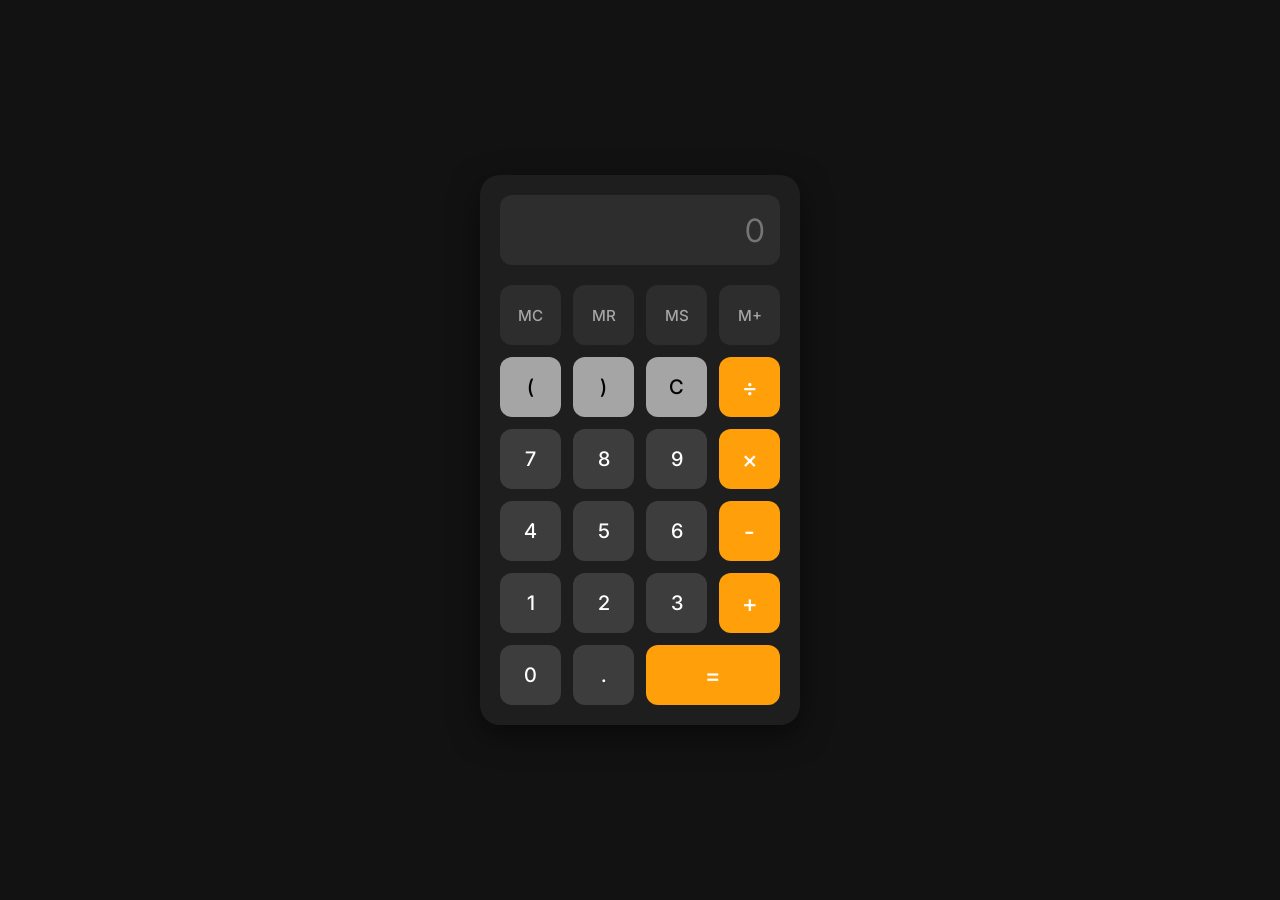
<file: Luthfi_Task1/index.html>
<!DOCTYPE html>
<html lang="en">
<head>
  <meta charset="UTF-8">
  <meta name="viewport" content="width=device-width, initial-scale=1.0">
  <title>Simple JavaScript Calculator</title>
  <link rel="preconnect" href="https://fonts.googleapis.com">
  <link rel="preconnect" href="https://fonts.gstatic.com" crossorigin>
  <link href="https://fonts.googleapis.com/css2?family=Inter:wght@400;500;600&display=swap" rel="stylesheet">
  <link rel="stylesheet" href="style.css">
</head>
<body>

  <div class="calculator-container">
    <div class="calculator">
      <input type="text" id="display" readonly placeholder="0">

      <div class="keypad">
        <button class="btn btn-mem" data-action="mc">MC</button>
        <button class="btn btn-mem" data-action="mr">MR</button>
        <button class="btn btn-mem" data-action="ms">MS</button>
        <button class="btn btn-mem" data-action="mplus">M+</button>

        <button class="btn btn-action" data-value="(">(</button>
        <button class="btn btn-action" data-value=")">)</button>
        <button class="btn btn-action" data-action="clear">C</button>
        <button class="btn btn-op" data-value="÷">÷</button>

        <button class="btn" data-value="7">7</button>
        <button class="btn" data-value="8">8</button>
        <button class="btn" data-value="9">9</button>
        <button class="btn btn-op" data-value="×">×</button>

        <button class="btn" data-value="4">4</button>
        <button class="btn" data-value="5">5</button>
        <button class="btn" data-value="6">6</button>
        <button class="btn btn-op" data-value="-">-</button>

        <button class="btn" data-value="1">1</button>
        <button class="btn" data-value="2">2</button>
        <button class="btn" data-value="3">3</button>
        <button class="btn btn-op" data-value="+">+</button>

        <button class="btn" data-value="0">0</button>
        <button class="btn" data-value=".">.</button>
        <button class="btn btn-equals" data-action="equal">=</button>
      </div>
    </div>
  </div>

  <script src="app.js"></script>
</body>
</html>
</file>
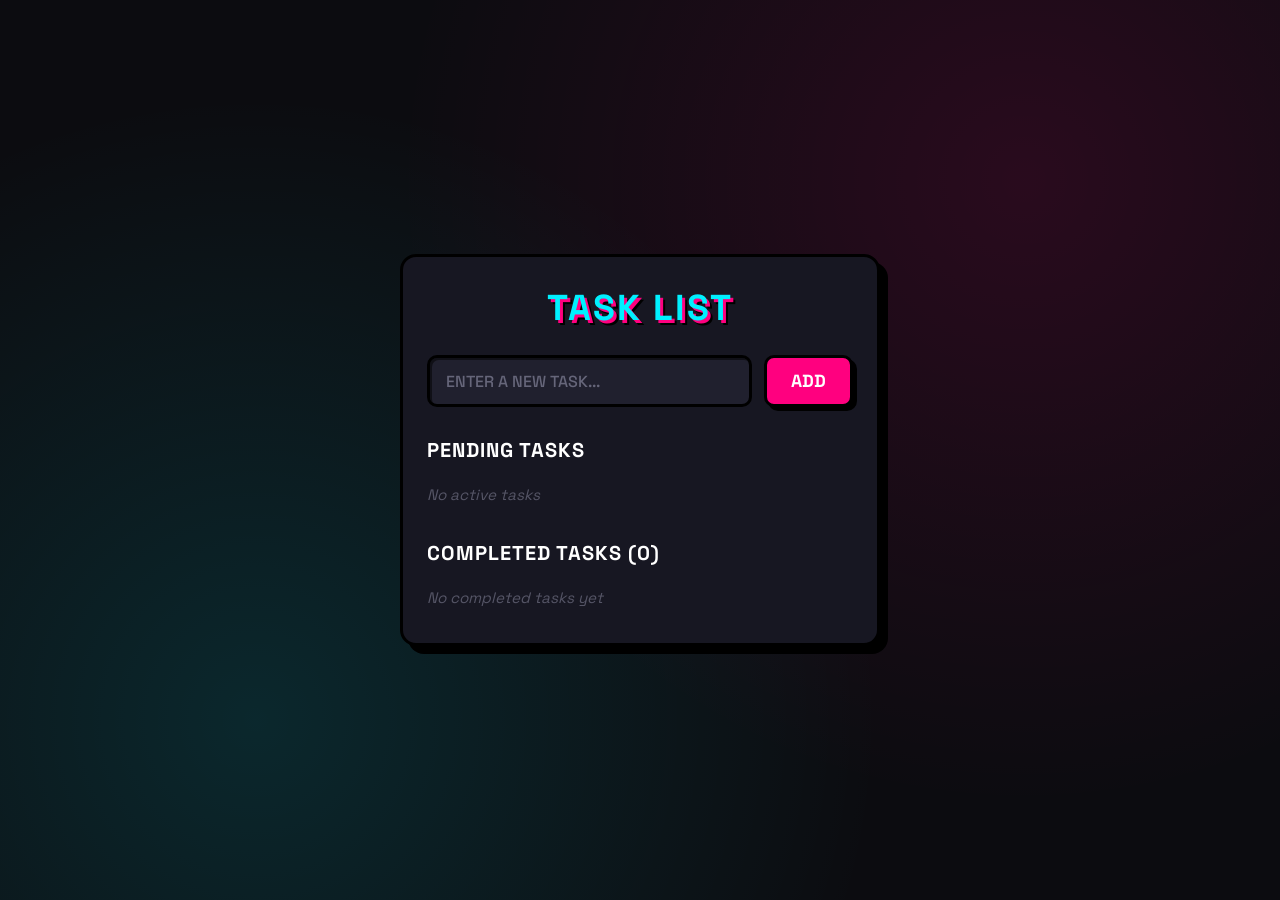
<file: Luthfi_Task3/index.html>
<!DOCTYPE html>
<html lang="en">
<head>
  <meta charset="UTF-8">
  <meta name="viewport" content="width=device-width, initial-scale=1.0">
  <title>Simple To-Do WebApp</title>
  <link rel="preconnect" href="https://fonts.googleapis.com">
  <link rel="preconnect" href="https://fonts.gstatic.com" crossorigin>
  <link href="https://fonts.googleapis.com/css2?family=Space+Grotesk:wght@500;700&family=Inter:wght@400;500;600&display=swap" rel="stylesheet">
  <link rel="stylesheet" href="style.css">
</head>
<body>

  <div class="todo-container">
    <div class="todo-card">
      <header class="todo-header">
        <h1>TASK LIST</h1>
      </header>

      <div class="input-section">
        <input type="text" id="addNote" placeholder="ENTER A NEW TASK...">
        <button id="inputTask">ADD</button>
      </div>

      <main class="todo-body">
        <section class="list-section">
          <h2>PENDING TASKS</h2>
          <div id="pushNote" class="task-list"></div>
        </section>

        <section class="list-section">
          <h2>COMPLETED TASKS (<span id="completedNumber">0</span>)</h2>
          <div id="pushComplete" class="task-list completed-list"></div>
        </section>
      </main>
    </div>
  </div>

  <script src="app.js"></script>
</body>
</html>
</file>
<file: Luthfi_Task1/style.css>
* {
  box-sizing: border-box;
  margin: 0;
  padding: 0;
  font-family: 'Inter', sans-serif;
}

body {
  background-color: #121212;
  display: flex;
  justify-content: center;
  align-items: center;
  min-height: 100vh;
}

.calculator-container {
  padding: 20px;
}

.calculator {
  width: 320px;
  background-color: #1e1e1e;
  border-radius: 20px;
  padding: 20px;
  box-shadow: 0 10px 30px rgba(0, 0, 0, 0.5);
}

#display {
  width: 100%;
  height: 70px;
  background-color: #2d2d2d;
  border: none;
  border-radius: 12px;
  color: #ffffff;
  font-size: 2rem;
  text-align: right;
  padding: 0 15px;
  margin-bottom: 20px;
  outline: none;
}

.keypad {
  display: grid;
  grid-template-columns: repeat(4, 1fr);
  gap: 12px;
}

.btn {
  height: 60px;
  background-color: #3d3d3d;
  border: none;
  border-radius: 12px;
  color: #ffffff;
  font-size: 1.25rem;
  font-weight: 500;
  cursor: pointer;
  transition: background-color 0.2s;
  display: flex;
  justify-content: center;
  align-items: center;
}

.btn:hover {
  background-color: #4d4d4d;
}

.btn:active {
  transform: scale(0.97);
}

.btn-mem {
  background-color: #2d2d2d;
  color: #a5a5a5;
  font-size: 0.95rem;
}

.btn-mem:hover {
  background-color: #383838;
}

.btn-op {
  background-color: #ff9f0a;
  color: #ffffff;
  font-size: 1.5rem;
}

.btn-op:hover {
  background-color: #cc7f08;
}

.btn-action {
  background-color: #a5a5a5;
  color: #000000;
}

.btn-action:hover {
  background-color: #bebebe;
}

.btn-equals {
  grid-column: span 2;
  background-color: #ff9f0a;
  color: #ffffff;
  font-size: 1.5rem;
}

.btn-equals:hover {
  background-color: #cc7f08;
}
</file>
<file: Luthfi_Task3/style.css>
* {
  box-sizing: border-box;
  margin: 0;
  padding: 0;
}

body {
  background: radial-gradient(circle at 80% 20%, rgba(255, 0, 127, 0.12) 0%, transparent 50%), 
              radial-gradient(circle at 20% 80%, rgba(0, 240, 255, 0.12) 0%, transparent 50%), 
              #0c0c10;
  display: flex;
  justify-content: center;
  align-items: center;
  min-height: 100vh;
  padding: 20px;
  font-family: 'Inter', sans-serif;
}

.todo-container {
  width: 100%;
  max-width: 480px;
}

.todo-card {
  background-color: #171722;
  border: 3px solid #000000;
  border-radius: 16px;
  padding: 28px 24px;
  box-shadow: 8px 8px 0px #000000;
}

.todo-header h1 {
  font-family: 'Space Grotesk', sans-serif;
  color: #00f0ff;
  font-size: 2.25rem;
  font-weight: 700;
  margin-bottom: 24px;
  text-align: center;
  letter-spacing: 2px;
  text-shadow: 3px 3px 0px #ff007f, 5px 5px 0px #000000;
}

.input-section {
  display: flex;
  gap: 12px;
  margin-bottom: 30px;
}

#addNote {
  flex: 1;
  height: 52px;
  background-color: #20202e;
  border: 3px solid #000000;
  border-radius: 10px;
  color: #ffffff;
  font-family: 'Space Grotesk', sans-serif;
  font-size: 1rem;
  font-weight: 500;
  padding: 0 16px;
  outline: none;
  box-shadow: inset 2px 2px 0px rgba(0,0,0,0.5);
  transition: border-color 0.2s;
}

#addNote::placeholder {
  color: #66667a;
}

#addNote:focus {
  border-color: #00f0ff;
}

#inputTask {
  height: 52px;
  background-color: #ff007f;
  border: 3px solid #000000;
  border-radius: 10px;
  color: #ffffff;
  font-family: 'Space Grotesk', sans-serif;
  font-size: 1.1rem;
  font-weight: 700;
  padding: 0 24px;
  cursor: pointer;
  box-shadow: 4px 4px 0px #000000;
  transition: all 0.15s ease;
}

#inputTask:hover {
  transform: translate(-2px, -2px);
  box-shadow: 6px 6px 0px #000000;
  background-color: #ff2e96;
}

#inputTask:active {
  transform: translate(2px, 2px);
  box-shadow: 1px 1px 0px #000000;
}

.todo-body {
  display: flex;
  flex-direction: column;
  gap: 28px;
}

.list-section h2 {
  font-family: 'Space Grotesk', sans-serif;
  color: #ffffff;
  font-size: 1.25rem;
  font-weight: 700;
  margin-bottom: 14px;
  letter-spacing: 1px;
}

.task-list {
  display: flex;
  flex-direction: column;
  gap: 12px;
}

.empty-message {
  color: #555566;
  font-size: 0.95rem;
  font-style: italic;
  padding: 8px 0;
  font-family: 'Space Grotesk', sans-serif;
}

.todo-item {
  display: flex;
  justify-content: space-between;
  align-items: center;
  background-color: #20202e;
  border: 3px solid #000000;
  border-radius: 12px;
  padding: 14px 18px;
  gap: 12px;
  box-shadow: 4px 4px 0px #000000;
  transition: all 0.2s ease;
}

.todo-item:hover {
  transform: translate(-2px, -2px);
  box-shadow: 6px 6px 0px #000000;
}

.task-info {
  display: flex;
  flex-direction: column;
  flex: 1;
  gap: 6px;
}

.task-text {
  color: #ffffff;
  font-size: 1rem;
  font-weight: 500;
  word-break: break-all;
}

.task-time {
  font-family: 'Space Grotesk', sans-serif;
  font-size: 0.72rem;
  color: #888899;
}

.button-group {
  display: flex;
  gap: 8px;
}

.btn-icon {
  width: 34px;
  height: 34px;
  border: 2px solid #000000;
  border-radius: 8px;
  cursor: pointer;
  display: flex;
  justify-content: center;
  align-items: center;
  font-size: 0.95rem;
  font-weight: 700;
  box-shadow: 2px 2px 0px #000000;
  transition: all 0.15s ease;
}

.btn-icon:hover {
  transform: translate(-1px, -1px);
  box-shadow: 3px 3px 0px #000000;
}

.btn-icon:active {
  transform: translate(2px, 2px);
  box-shadow: 0px 0px 0px #000000;
}

.btn-check {
  background-color: #39ff14;
  color: #000000;
}

.btn-edit {
  background-color: #00f0ff;
  color: #000000;
}

.btn-delete {
  background-color: #ff007f;
  color: #ffffff;
}

.completed-list .todo-item {
  background-color: #171722;
  border-color: #444455;
  box-shadow: 2px 2px 0px #000000;
  opacity: 0.6;
}

.completed-list .todo-item:hover {
  transform: none;
  box-shadow: 2px 2px 0px #000000;
}

.completed-list .task-text {
  text-decoration: line-through;
  color: #888899;
}

.completed-list .task-time {
  color: #666677;
}

.completed-list .btn-icon {
  background-color: #2a2a35;
  border-color: #444455;
  color: #888899;
  box-shadow: 1px 1px 0px #000000;
}

.completed-list .btn-icon:hover {
  transform: none;
  box-shadow: 1px 1px 0px #000000;
}
</file>
